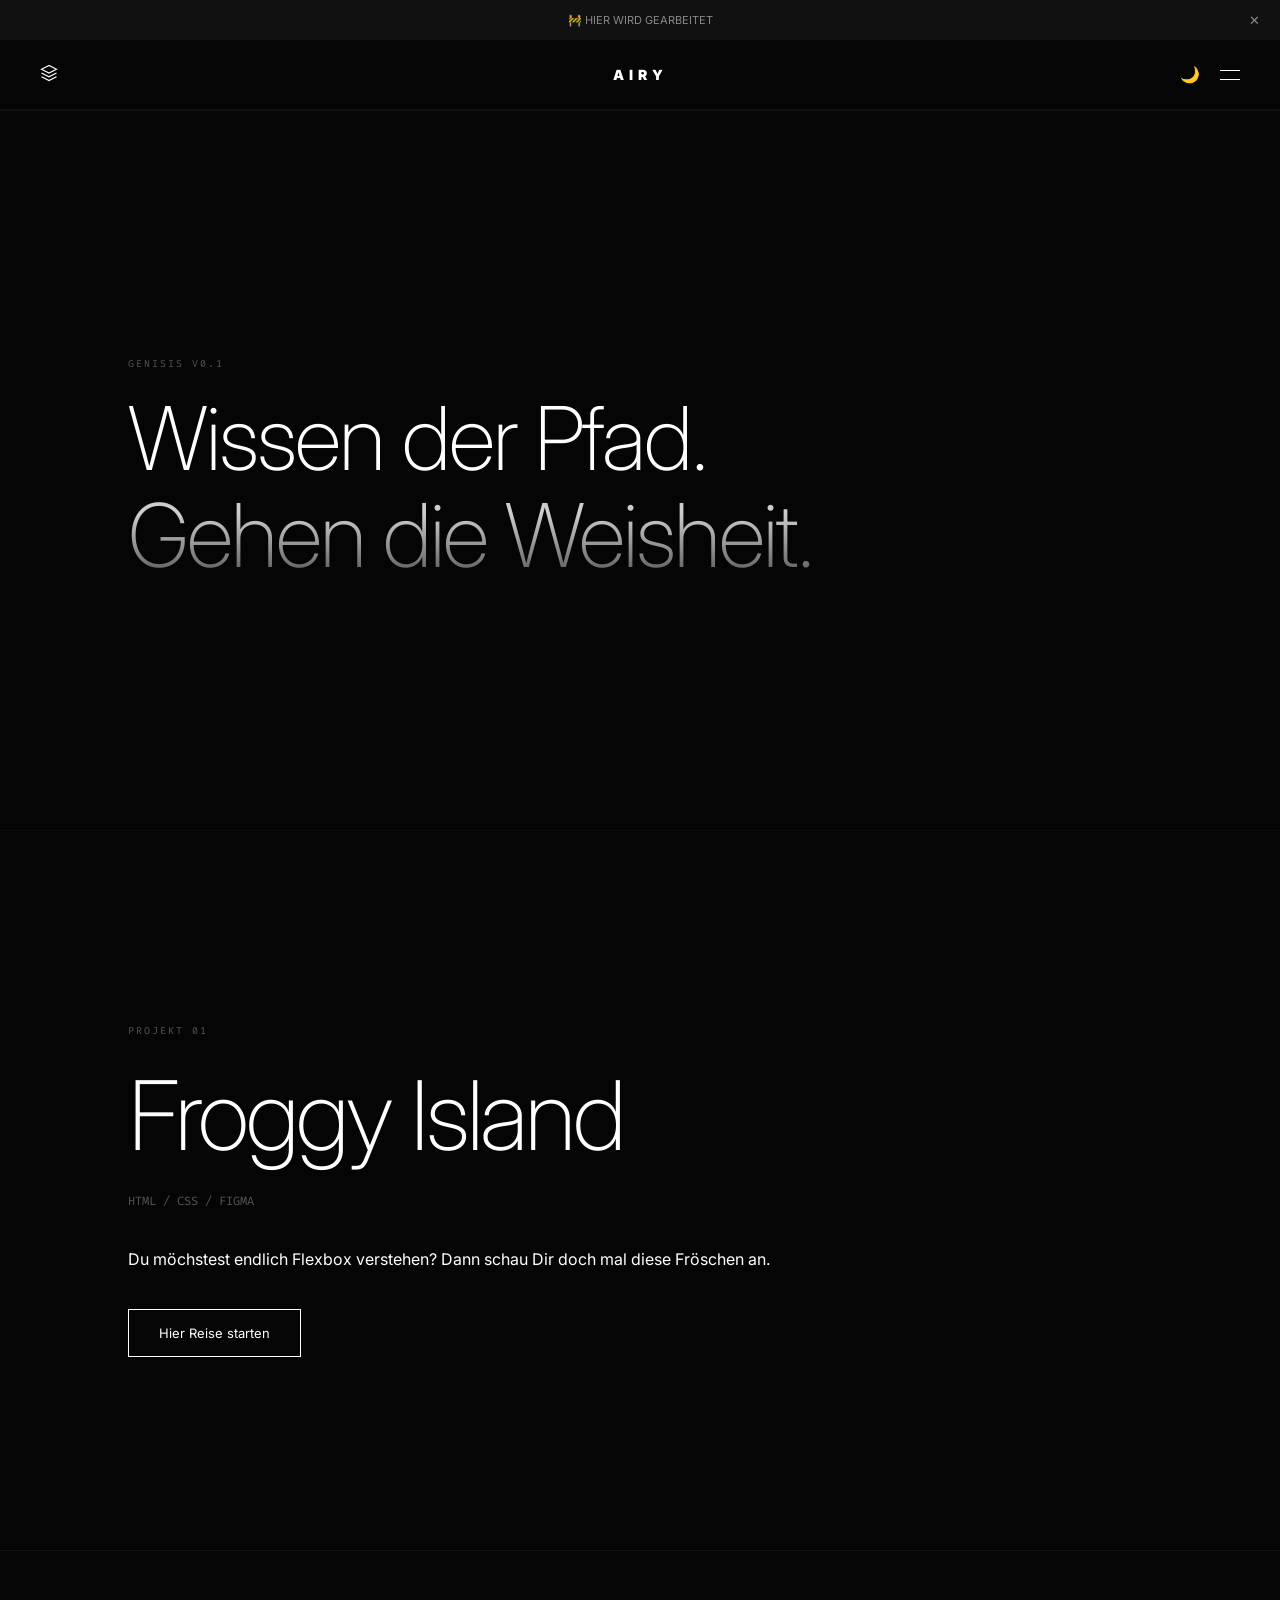
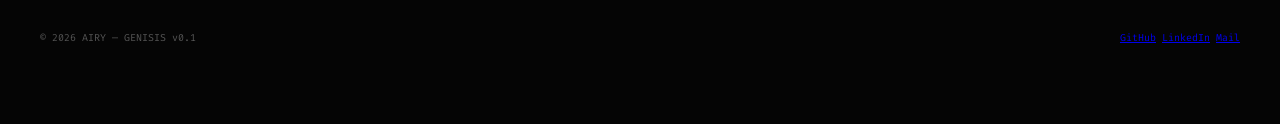
<file: index.html>
<!DOCTYPE html>
<html lang="de">
<head>
    <meta charset="UTF-8">
    <meta name="viewport" content="width=device-width, initial-scale=1.0">
    <title>AIRY</title>
    <link rel="stylesheet" href="assets/css/01-style-index.css">
    <link href="https://fonts.googleapis.com/css2?family=Fira+Code:wght@300&family=Inter:wght@200;400;900&display=swap" rel="stylesheet">
</head>
<body class="dark-mode">

    <div class="news-bar" id="newsBar">
        <p>🚧 HIER WIRD GEARBEITET</p>
        <button onclick="closeNews()">✕</button>
    </div>

    <header class="main-header" id="mainHeader">
        <div class="header-col left">
            <div class="status-icon">
                <svg width="18" height="18" viewBox="0 0 24 24" fill="none" stroke="currentColor" stroke-width="1.5"><path d="M12 2L2 7l10 5 10-5-10-5zM2 17l10 5 10-5M2 12l10 5 10-5"/></svg>
            </div>
        </div>
        <div class="header-col center">
            <a href="#" class="logo-text">AIRY</a>
        </div>
        <div class="header-col right">
            <button id="themeToggle" class="ui-btn">🌙</button>
            <button id="burgerBtn" class="burger">
                <span></span><span></span>
            </button>
        </div>

        <nav class="nav-panel" id="navPanel">
            <div class="panel-inner">
                <div class="panel-grid">
                    <div class="grid-col">
                        <span class="label">Navigation</span>
                        <div class="link-list">
                            <a href="#me">Me</a>
                            <a href="#projekte">Projekte</a>
                            <a href="#kontakt">Kontakt</a>
                        </div>
                    </div>
                    <div class="grid-col">
                        <span class="label">Featured</span>
                        <a href="#froggy-island" class="featured-link">
                            <span class="project-name">Froggy Island</span>
                            <span class="project-desc">Mit Figma zum Verständniss</span>
                        </a>
                    </div>
                    <div class="grid-col">
                        <span class="label">Suche</span>
                        <div class="search-wrap">
                            <input type="text" placeholder="Wissen finden..." id="searchInput">
                        </div>
                    </div>
                </div>
            </div>
        </nav>
    </header>

    <main id="mainContent">
        <section class="hero fade-in">
            <div class="hero-content">
                <span class="label">GENISIS v0.1</span>
                <h1 class="hero-title">
                    Wissen der Pfad.<br>
                    <span class="gradient-text">Gehen die Weisheit.</span>
                </h1>
            </div>
        </section>

        <section id="froggy-island" class="project-preview">
            <div class="project-container">
                <span class="label">Projekt 01</span>
                <h2 class="project-title">Froggy Island</h2>
                <p class="project-meta">HTML / CSS / FIGMA</p>
                <div class="project-description">
                    <p>Du möchstest endlich Flexbox verstehen? Dann schau Dir doch mal diese Fröschen an.</p>
                </div>
                <a href="assets/pages/froggy-island.html" class="details-btn">Hier Reise starten</a>
            </div>
        </section>
    </main>

    <footer class="main-footer">
        <div class="footer-left">
            <p>&copy; 2026 AIRY — <span class="fira">GENISIS v0.1</span></p>
        </div>
        <div class="footer-right">
            <a href="https://github.com/AMetolli" target="_blank">GitHub</a>
            <a href="https://www.linkedin.com/in/altin-metolli/" target="_blank">LinkedIn</a>
            <a href="mailto:hallo@airy.de">Mail</a>
        </div>
    </footer>

    <script>
        // News Bar schließen
        function closeNews() {
            document.getElementById('newsBar').style.display = 'none';
            document.getElementById('mainHeader').style.top = '0';
            document.body.style.paddingTop = 'var(--header-h)';
        }
        
        // Theme Switcher
        const themeBtn = document.getElementById('themeToggle');
        themeBtn.addEventListener('click', () => {
            document.body.classList.toggle('light-mode');
            themeBtn.innerText = document.body.classList.contains('light-mode') ? '☀️' : '🌙';
        });

        // Panel Steuerung
        const burger = document.getElementById('burgerBtn');
        const panel = document.getElementById('navPanel');
        const main = document.getElementById('mainContent');

        burger.addEventListener('click', () => {
            burger.classList.toggle('active');
            panel.classList.toggle('open');
            main.classList.toggle('blur');
        });

        // Automatisches Schließen bei Link-Klick (für Smooth Scroll)
        const navLinks = document.querySelectorAll('.nav-panel a');
        navLinks.forEach(link => {
            link.addEventListener('click', () => {
                burger.classList.remove('active');
                panel.classList.remove('open');
                main.classList.remove('blur');
            });
        });
    </script>
</body>
</html>
</file>
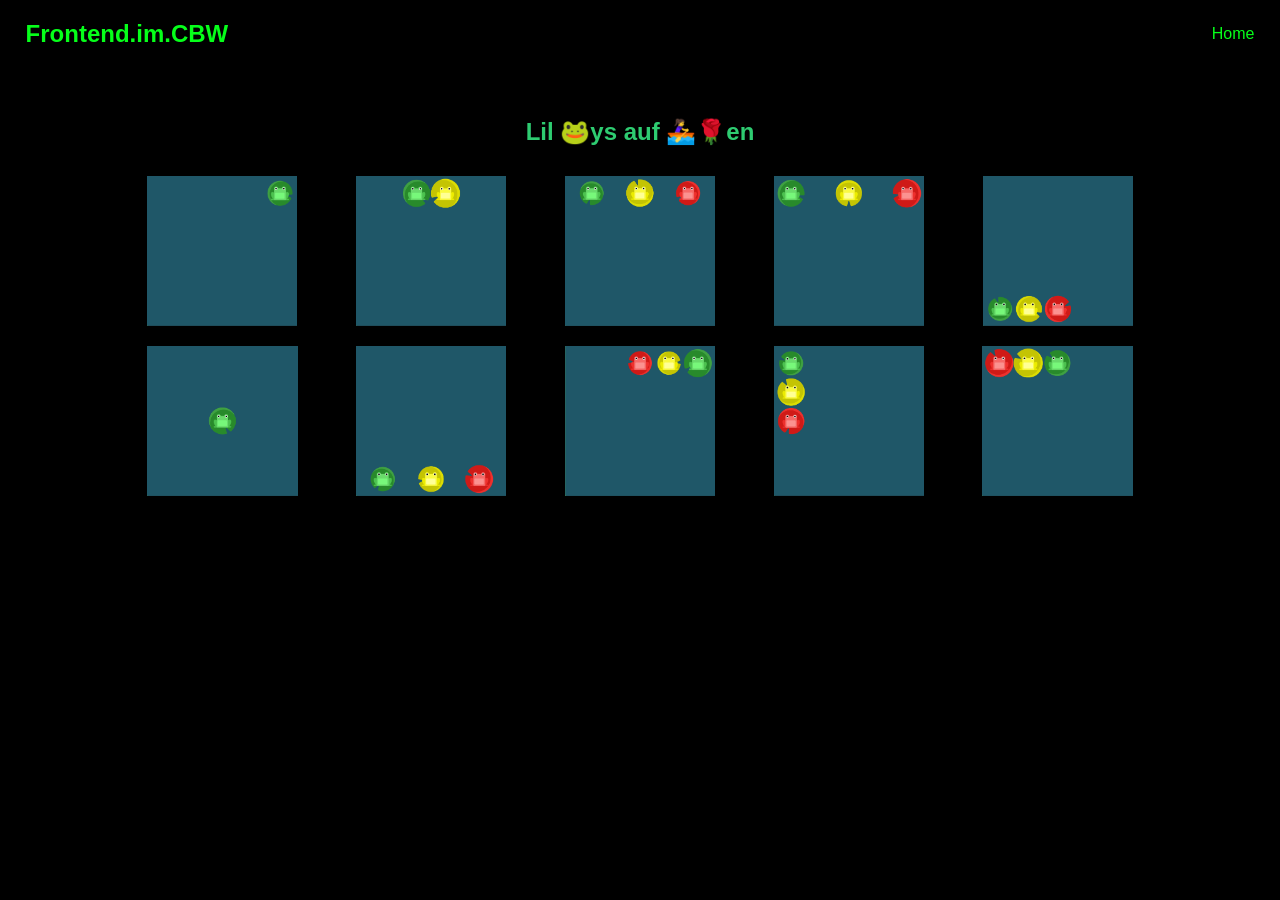
<file: assets/pages/froggy-island.html>
<!DOCTYPE html>
<html lang="en">
<head>
    <meta charset="UTF-8">
    <meta name="viewport" content="width=device-width, initial-scale=1.0">
    <link rel="stylesheet" href="../css/froggy-island.css">
    <title>Document</title>
</head>
<body>

<header class="main-header">
  <div class="logo">Frontend.im.CBW</div>
  <nav>
    <ul class="nav-links">
      <li><a href="#">Home</a></li>
    </ul>
  </nav>
</header>

    <section class="hero-section">
  <h1 >Lil 🐸ys auf 🚣‍♀️🌹en</h1>
  <div class="hero-grid">
    <div class="box"><img src="../img/01-teich.png"></div>
    <div class="box"><img src="../img/02-teich.png"></div>
    <div class="box"><img src="../img/03-teich.png"></div>
    <div class="box"><img src="../img/04-teich.png"></div>
    <div class="box"><img src="../img/05-teich.png"></div>
    <div class="box"><img src="../img/06-teich.png"></div>
    <div class="box"><img src="../img/07-teich.png"></div>
    <div class="box"><img src="../img/08-teich.png"></div>
    <div class="box"><img src="../img/09-teich.png"></div>
    <div class="box"><img src="../img/10-teich.png"></div>
  </div>

</section>
</body>
</html>
</file>
<file: assets/css/01-style-index.css>
/* --- 1. GLOBALE VARIABLEN & BASIS --- */
:root {
    --bg: #050505;
    --text: #FFFFFF;
    --accent: #555555;
    --header-h: 70px;
    --news-h: 40px;
}

body.light-mode {
    --bg: #FFFFFF;
    --text: #050505;
    --accent: #AAAAAA;
}

* { margin: 0; padding: 0; box-sizing: border-box; }

html {
    scroll-behavior: smooth;
}

body {
    background-color: var(--bg);
    color: var(--text);
    font-family: 'Inter', sans-serif;
    padding-top: calc(var(--header-h) + var(--news-h));
    transition: background 0.4s ease;
    min-height: 100vh;
    display: flex;
    flex-direction: column;
}

/* --- 2. HEADER & NEWS BAR --- */
.news-bar { 
    position: fixed; top: 0; width: 100%; height: var(--news-h); 
    background: #111; color: #888; display: flex; 
    justify-content: center; align-items: center; 
    font-size: 11px; z-index: 1001; 
}

.news-bar button { 
    position: absolute; right: 20px; background: none; 
    border: none; color: #888; cursor: pointer; 
}

.main-header {
    height: var(--header-h); width: 100%; position: fixed;
    top: var(--news-h); left: 0; z-index: 1000;
    background: var(--bg); border-bottom: 1px solid rgba(255,255,255,0.05);
    display: flex; padding: 0 40px; transition: all 0.3s ease;
}

.header-col { flex: 1; display: flex; align-items: center; }
.center { justify-content: center; }
.right { justify-content: flex-end; gap: 20px; }

.logo-text { 
    font-weight: 900; font-size: 14px; letter-spacing: 5px; 
    text-decoration: none; color: var(--text); 
}

/* --- 3. NAV-PANEL (DROPDOWN) --- */
.nav-panel {
    position: absolute; top: var(--header-h); left: 0; width: 100%;
    background: var(--bg); border-bottom: 1px solid rgba(255,255,255,0.05);
    max-height: 0; overflow: hidden;
    transition: max-height 0.6s cubic-bezier(0.16, 1, 0.3, 1);
    z-index: -1;
}

.nav-panel.open { max-height: 450px; }

.panel-inner { padding: 60px 40px; max-width: 1200px; margin: 0 auto; }

.panel-grid { display: grid; grid-template-columns: 1.5fr 1fr 1fr; gap: 40px; }

.label {
    display: block; font-family: 'Fira Code', monospace;
    font-size: 10px; text-transform: uppercase;
    color: var(--accent); margin-bottom: 20px; letter-spacing: 2px;
}

.link-list a {
    display: block; font-size: 2.2rem; font-weight: 200;
    text-decoration: none; color: var(--text);
    margin-bottom: 10px; transition: opacity 0.3s;
}

.link-list a:hover { opacity: 0.5; }

.featured-link { text-decoration: none; color: var(--text); }
.project-name { display: block; font-size: 1.2rem; font-weight: 400; }
.project-desc { font-size: 0.9rem; color: var(--accent); }

.search-wrap input {
    width: 100%; background: none; border: none;
    border-bottom: 1px solid var(--accent);
    padding: 10px 0; color: var(--text); font-family: inherit; outline: none;
}

/* --- 4. ANIMATIONEN & EFFEKTE --- */
.burger { 
    width: 20px; height: 10px; display: flex; 
    flex-direction: column; justify-content: space-between; 
    background: none; border: none; cursor: pointer; 
}

.burger span { width: 100%; height: 1px; background: var(--text); transition: 0.3s; }
.burger.active span:nth-child(1) { transform: translateY(4.5px) rotate(45deg); }
.burger.active span:nth-child(2) { transform: translateY(-4.5px) rotate(-45deg); }

.ui-btn { background: none; border: none; color: var(--text); cursor: pointer; font-size: 16px; }

#mainContent {
    transition: filter 0.6s cubic-bezier(0.16, 1, 0.3, 1);
    will-change: filter;
}

#mainContent.blur {
    filter: blur(15px) brightness(0.7);
    pointer-events: none;
}

/* HERO VEREDELUNG */
.hero { height: 80vh; display: flex; align-items: center; padding: 0 10%; }
.hero-title { font-size: clamp(2.5rem, 8vw, 5.5rem); font-weight: 200; line-height: 1.1; letter-spacing: -2px; }

.gradient-text {
    background: linear-gradient(180deg, var(--text) 30%, var(--accent) 100%);
    -webkit-background-clip: text; -webkit-text-fill-color: transparent;
    opacity: 0.8;
}

.fade-in { animation: reveal 1.8s cubic-bezier(0.16, 1, 0.3, 1) forwards; }

@keyframes reveal {
    from { opacity: 0; transform: translateY(20px); filter: blur(10px); }
    to { opacity: 1; transform: translateY(0); filter: blur(0); }
}

/* --- 5. PROJEKT & FOOTER --- */
.project-preview {
    padding: 150px 10%; min-height: 80vh;
    display: flex; align-items: center;
    border-top: 1px solid rgba(255, 255, 255, 0.03);
}

.project-title { font-size: clamp(3rem, 10vw, 6rem); font-weight: 200; letter-spacing: -3px; margin: 20px 0; }
.project-meta { font-family: 'Fira Code', monospace; font-size: 12px; color: var(--accent); text-transform: uppercase; margin-bottom: 40px; }

.details-btn {
    display: inline-block; margin-top: 40px; padding: 15px 30px;
    border: 1px solid var(--text); color: var(--text);
    text-decoration: none; font-size: 13px; transition: all 0.3s ease;
}
.details-btn:hover { background: var(--text); color: var(--bg); }

.main-footer {
    padding: 80px 40px; border-top: 1px solid rgba(255, 255, 255, 0.05);
    background: var(--bg); display: flex; justify-content: space-between;
    font-family: 'Fira Code', monospace; font-size: 10px; color: var(--accent);
}

.footer-links { display: flex; gap: 30px; }
.footer-links a { text-decoration: none; color: var(--accent); transition: color 0.3s; }
.footer-links a:hover { color: var(--text); }
.fira { font-family: 'Fira Code', monospace; }
</file>
<file: assets/css/froggy-island.css>
/* Grund-Setup */
* {
  margin: 0;
  padding: 0;
  box-sizing: border-box;
  font-family: 'Segoe UI', sans-serif;
  background-color: #000000;
}

.main-header {
  display: flex;
  justify-content: space-between; /* Schiebt Logo nach links, Nav nach rechts */
  align-items: center;        /* Zentriert alles vertikal */
  padding: 20px 2%;          /* Abstand nach innen */
  background-color: #000000;
  box-shadow: 0 2px 10px rgba(0,0,0,0.1); /* Sanfter Schatten */
  position: sticky;           /* Bleibt oben kleben */
  top: 0;
  z-index: 1000;
}

.logo {
  font-size: 1.5rem;
  font-weight: bold;
  color: #06ff1a;
  cursor: pointer;
}

.nav-links {
  list-style: none;           /* Entfernt die Aufzählungspunkte */
  display: flex;
  gap: 25px;                  /* Abstand zwischen den Links */
}

.nav-links a {
  text-decoration: none;      /* Entfernt den Unterstrich */
  color: #06ff1a;
  transition: color 0.3s;     /* Sanfter Übergang beim Drüberfahren */
}

.nav-links a:hover {
  color: #ff0000;             /* Farbe ändert sich beim Hovern */
}

/*Hero section*/

.hero-section {
  padding: 50px 10%;
  text-align: center;
  background-color: #000000;
}

.hero-section h1 {
  margin-bottom: 30px;
  color: #2ecc71; 
}

.hero-grid {
  display: grid;
  /* Erstellt 5 Spalten, die alle gleich breit sind (1fr = 1 fraction) */
  grid-template-columns: repeat(5, 1fr); 
  /* Abstand zwischen den Kästen */
  gap: 20px; 
}

.box {
  background-color: #ffffff;
  color: rgb(255, 65, 65);
  height: 150px; /* Höhe der Kästen */
  display: flex;
  align-items: center;
  justify-content: center;
  font-size: 1.5rem;
  font-weight: bold;
  border-radius: 10px;
  transition: transform 0.3s, background-color 0.3s;
  cursor: pointer;
  overflow: hidden; /* Schneidet alles ab, was über den Rand der Box geht */
  padding: 0;       /* Falls du vorher Padding hattest, nimm es für Bilder weg */
  flex-shrink: 0; 
  flex-basis: auto;
}

  .box img {
  width: 100% !important;
  height: 100% !important;
  object-fit: contain !important; /* WICHTIG: Das Bild wird beschnitten, damit es nicht verzerrt */
  display: block;   /* Entfernt kleine Lücken unter dem Bild */
}

/* Ein kleiner Effekt beim Drüberfahren */
.box:hover {
  transform: scale(1.05);
  background-color: #0056b3;
}
</file>
